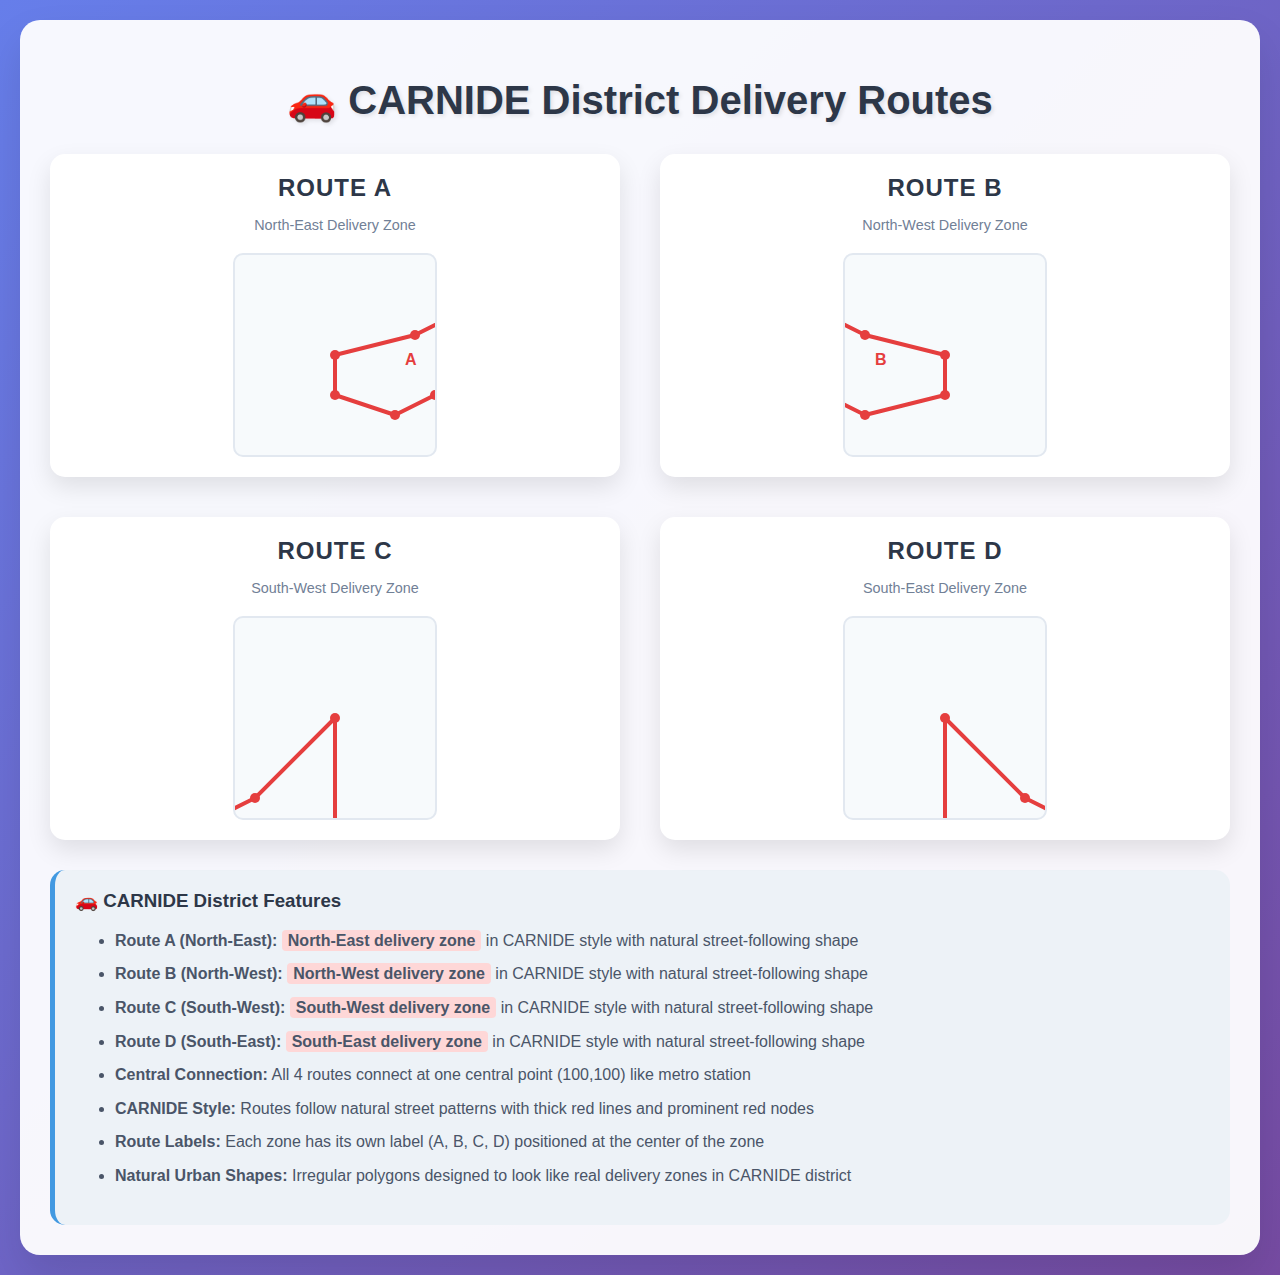
<file: geometric-routes.html>
<!DOCTYPE html>
<html lang="en">
<head>
    <meta charset="UTF-8">
    <meta name="viewport" content="width=device-width, initial-scale=1.0">
    <title>Geometric Routes with Diagonal Lines</title>
    <style>
        body {
            font-family: 'Arial', sans-serif;
            background: linear-gradient(135deg, #667eea 0%, #764ba2 100%);
            margin: 0;
            padding: 20px;
            min-height: 100vh;
        }
        
        .container {
            max-width: 1200px;
            margin: 0 auto;
            background: rgba(255, 255, 255, 0.95);
            border-radius: 20px;
            padding: 30px;
            box-shadow: 0 20px 40px rgba(0, 0, 0, 0.1);
        }
        
        h1 {
            text-align: center;
            color: #2d3748;
            margin-bottom: 30px;
            font-size: 2.5em;
            text-shadow: 2px 2px 4px rgba(0, 0, 0, 0.1);
        }
        
        .routes-grid {
            display: grid;
            grid-template-columns: repeat(2, 1fr);
            gap: 40px;
            margin-top: 30px;
        }
        
        .route-item {
            text-align: center;
            padding: 20px;
            background: white;
            border-radius: 15px;
            box-shadow: 0 10px 25px rgba(0, 0, 0, 0.1);
            transition: transform 0.3s ease, box-shadow 0.3s ease;
        }
        
        .route-item:hover {
            transform: translateY(-5px);
            box-shadow: 0 15px 35px rgba(0, 0, 0, 0.15);
        }
        
        .route-title {
            font-size: 1.5em;
            font-weight: bold;
            color: #2d3748;
            margin-bottom: 15px;
            text-transform: uppercase;
            letter-spacing: 1px;
        }
        
        .route-description {
            color: #718096;
            margin-bottom: 20px;
            font-size: 0.9em;
        }
        
        .svg-container {
            width: 200px;
            height: 200px;
            margin: 0 auto;
            border: 2px solid #e2e8f0;
            border-radius: 10px;
            background: #f7fafc;
        }
        
        .legend {
            background: #edf2f7;
            padding: 20px;
            border-radius: 15px;
            margin-top: 30px;
            border-left: 5px solid #4299e1;
        }
        
        .legend h3 {
            color: #2d3748;
            margin-top: 0;
            margin-bottom: 15px;
        }
        
        .legend ul {
            color: #4a5568;
            line-height: 1.6;
        }
        
        .legend li {
            margin-bottom: 8px;
        }
        
        .highlight {
            background: #fed7d7;
            padding: 2px 6px;
            border-radius: 4px;
            font-weight: bold;
        }
    </style>
</head>
<body>
    <div class="container">
        <h1>🚗 CARNIDE District Delivery Routes</h1>
        
        <div class="routes-grid">
            <!-- Route A: North-East Zone -->
            <div class="route-item">
                <div class="route-title">Route A</div>
                <div class="route-description">North-East Delivery Zone</div>
                <div class="svg-container">
                    <svg width="200" height="200" viewBox="0 0 200 200">
                        <!-- Route A: North-East zone - CARNIDE style -->
                        <polygon 
                            points="100,100 180,80 220,60 240,100 200,140 160,160 100,140" 
                            fill="none" 
                            stroke="#e53e3e" 
                            stroke-width="4"
                            stroke-linejoin="round"
                        />

                        <!-- Route A label -->
                        <text x="170" y="110" font-family="Arial" font-size="16" font-weight="bold" fill="#e53e3e">A</text>
                        <!-- Vertices markers -->
                        <circle cx="100" cy="100" r="5" fill="#e53e3e"/>
                        <circle cx="180" cy="80" r="5" fill="#e53e3e"/>
                        <circle cx="220" cy="60" r="5" fill="#e53e3e"/>
                        <circle cx="240" cy="100" r="5" fill="#e53e3e"/>
                        <circle cx="200" cy="140" r="5" fill="#e53e3e"/>
                        <circle cx="160" cy="160" r="5" fill="#e53e3e"/>
                        <circle cx="100" cy="140" r="5" fill="#e53e3e"/>
                    </svg>
                </div>
            </div>
            
            <!-- Route B: North-West Zone -->
            <div class="route-item">
                <div class="route-title">Route B</div>
                <div class="route-description">North-West Delivery Zone</div>
                <div class="svg-container">
                    <svg width="200" height="200" viewBox="0 0 200 200">
                        <!-- Route B: North-West zone - CARNIDE style -->
                        <polygon 
                            points="100,100 20,80 -20,60 -40,100 -20,140 20,160 100,140" 
                            fill="none" 
                            stroke="#e53e3e" 
                            stroke-width="4"
                            stroke-linejoin="round"
                        />

                        <!-- Route B label -->
                        <text x="30" y="110" font-family="Arial" font-size="16" font-weight="bold" fill="#e53e3e">B</text>
                        <!-- Vertices markers -->
                        <circle cx="100" cy="100" r="5" fill="#e53e3e"/>
                        <circle cx="20" cy="80" r="5" fill="#e53e3e"/>
                        <circle cx="-20" cy="60" r="5" fill="#e53e3e"/>
                        <circle cx="-40" cy="100" r="5" fill="#e53e3e"/>
                        <circle cx="-20" cy="140" r="5" fill="#e53e3e"/>
                        <circle cx="20" cy="160" r="5" fill="#e53e3e"/>
                        <circle cx="100" cy="140" r="5" fill="#e53e3e"/>
                    </svg>
                </div>
            </div>
            
            <!-- Route C: South-West Zone -->
            <div class="route-item">
                <div class="route-title">Route C</div>
                <div class="route-description">South-West Delivery Zone</div>
                <div class="svg-container">
                    <svg width="200" height="200" viewBox="0 0 200 200">
                        <!-- Route C: South-West zone - CARNIDE style -->
                        <polygon 
                            points="100,100 20,180 -20,200 -40,240 -20,280 20,300 100,280" 
                            fill="none" 
                            stroke="#e53e3e" 
                            stroke-width="4"
                            stroke-linejoin="round"
                        />

                        <!-- Route C label -->
                        <text x="30" y="240" font-family="Arial" font-size="16" font-weight="bold" fill="#e53e3e">C</text>
                        <!-- Vertices markers -->
                        <circle cx="100" cy="100" r="5" fill="#e53e3e"/>
                        <circle cx="20" cy="180" r="5" fill="#e53e3e"/>
                        <circle cx="-20" cy="200" r="5" fill="#e53e3e"/>
                        <circle cx="-40" cy="240" r="5" fill="#e53e3e"/>
                        <circle cx="-20" cy="280" r="5" fill="#e53e3e"/>
                        <circle cx="20" cy="300" r="5" fill="#e53e3e"/>
                        <circle cx="100" cy="280" r="5" fill="#e53e3e"/>
                    </svg>
                </div>
            </div>
            
            <!-- Route D: South-East Zone -->
            <div class="route-item">
                <div class="route-title">Route D</div>
                <div class="route-description">South-East Delivery Zone</div>
                <div class="svg-container">
                    <svg width="200" height="200" viewBox="0 0 200 200">
                        <!-- Route D: South-East zone - CARNIDE style -->
                        <polygon 
                            points="100,100 180,180 220,200 240,240 200,280 160,300 100,280" 
                            fill="none" 
                            stroke="#e53e3e" 
                            stroke-width="4"
                            stroke-linejoin="round"
                        />

                        <!-- Route D label -->
                        <text x="170" y="240" font-family="Arial" font-size="16" font-weight="bold" fill="#e53e3e">D</text>
                        <!-- Vertices markers -->
                        <circle cx="100" cy="100" r="5" fill="#e53e3e"/>
                        <circle cx="180" cy="180" r="5" fill="#e53e3e"/>
                        <circle cx="220" cy="200" r="5" fill="#e53e3e"/>
                        <circle cx="240" cy="240" r="5" fill="#e53e3e"/>
                        <circle cx="200" cy="280" r="5" fill="#e53e3e"/>
                        <circle cx="160" cy="300" r="5" fill="#e53e3e"/>
                        <circle cx="100" cy="280" r="5" fill="#e53e3e"/>
                    </svg>
                </div>
            </div>
        </div>
        
        <div class="legend">
            <h3>🚗 CARNIDE District Features</h3>
            <ul>
                <li><strong>Route A (North-East):</strong> <span class="highlight">North-East delivery zone</span> in CARNIDE style with natural street-following shape</li>
                <li><strong>Route B (North-West):</strong> <span class="highlight">North-West delivery zone</span> in CARNIDE style with natural street-following shape</li>
                <li><strong>Route C (South-West):</strong> <span class="highlight">South-West delivery zone</span> in CARNIDE style with natural street-following shape</li>
                <li><strong>Route D (South-East):</strong> <span class="highlight">South-East delivery zone</span> in CARNIDE style with natural street-following shape</li>
                <li><strong>Central Connection:</strong> All 4 routes connect at one central point (100,100) like metro station</li>
                <li><strong>CARNIDE Style:</strong> Routes follow natural street patterns with thick red lines and prominent red nodes</li>
                <li><strong>Route Labels:</strong> Each zone has its own label (A, B, C, D) positioned at the center of the zone</li>
                <li><strong>Natural Urban Shapes:</strong> Irregular polygons designed to look like real delivery zones in CARNIDE district</li>
            </ul>
        </div>
    </div>
</body>
</html>
</file>
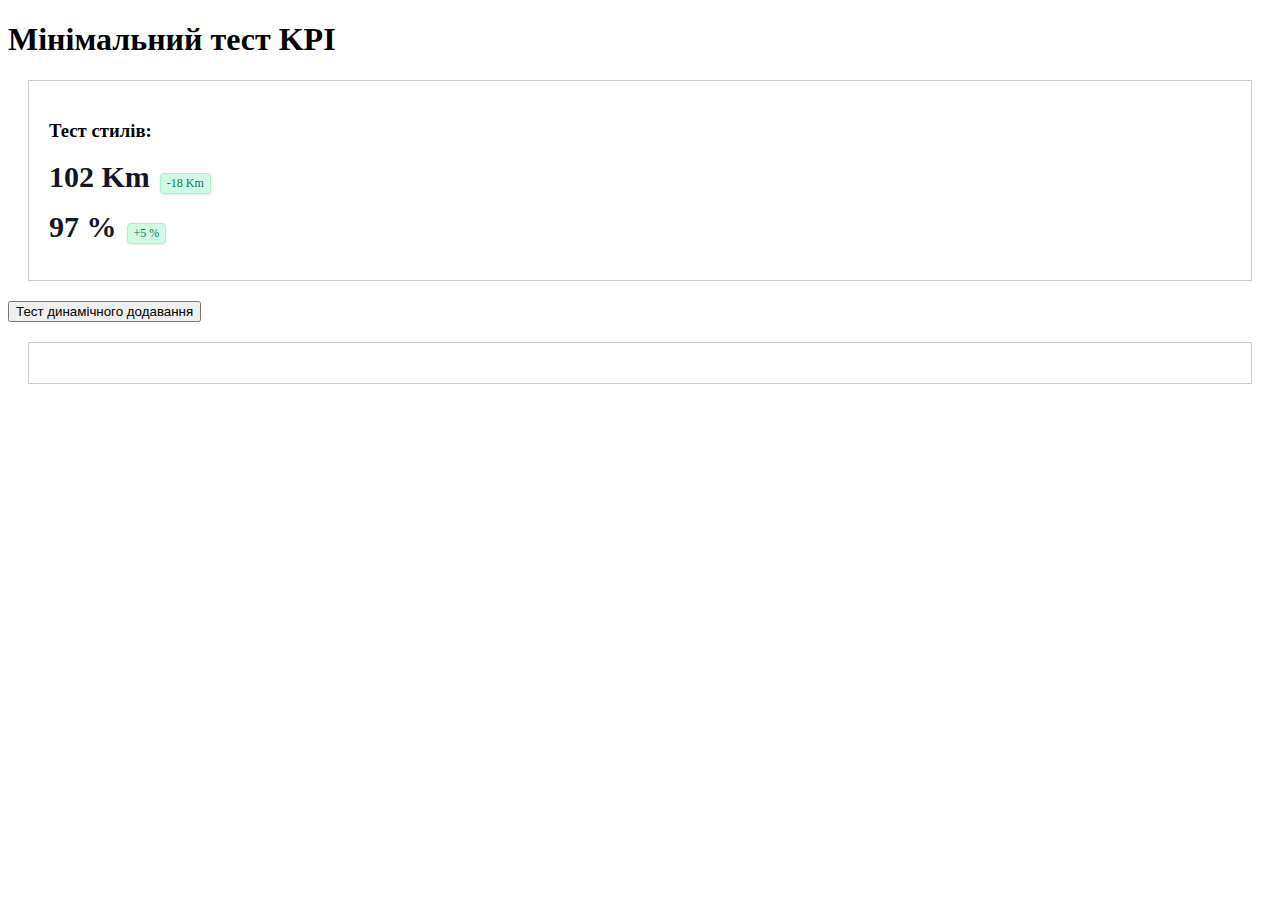
<file: minimal_test.html>
<!DOCTYPE html>
<html>
<head>
    <title>Minimal KPI Test</title>
    <style>
        /* Inline styles for testing */
        .kpi-optimization-pill {
            display: inline-block !important;
            font-size: 0.75rem !important;
            font-weight: 400 !important;
            padding: 2px 6px !important;
            border-radius: 4px !important;
            margin-left: 6px !important;
            color: #047857 !important;
            background-color: #d1fae5 !important;
            border: 1px solid #a7f3d0 !important;
            box-shadow: 0 1px 3px rgba(0, 0, 0, 0.1) !important;
        }
        
        .kpi-main-value {
            font-size: 1.875rem !important;
            font-weight: 700 !important;
            color: #111827 !important;
        }
        
        .text-3xl {
            font-size: 1.875rem !important;
            font-weight: 700 !important;
            color: #111827 !important;
        }
    </style>
</head>
<body>
    <h1>Мінімальний тест KPI</h1>
    
    <div style="margin: 20px; padding: 20px; border: 1px solid #ccc;">
        <h3>Тест стилів:</h3>
        <p>
            <span class="kpi-main-value">102 Km</span>
            <span class="kpi-optimization-pill">-18 Km</span>
        </p>
        <p>
            <span class="text-3xl">97 %</span>
            <span class="kpi-optimization-pill">+5 %</span>
        </p>
    </div>
    
    <button onclick="testDynamic()">Тест динамічного додавання</button>
    <div id="dynamic-result" style="margin: 20px; padding: 20px; border: 1px solid #ccc;"></div>
    
    <script>
        function testDynamic() {
            const result = document.getElementById('dynamic-result');
            result.innerHTML = `
                <h3>Динамічно додано:</h3>
                <p>
                    <span class="kpi-main-value">26 kg</span>
                    <span class="kpi-optimization-pill">-8 kg</span>
                </p>
            `;
        }
    </script>
</body>
</html>
</file>
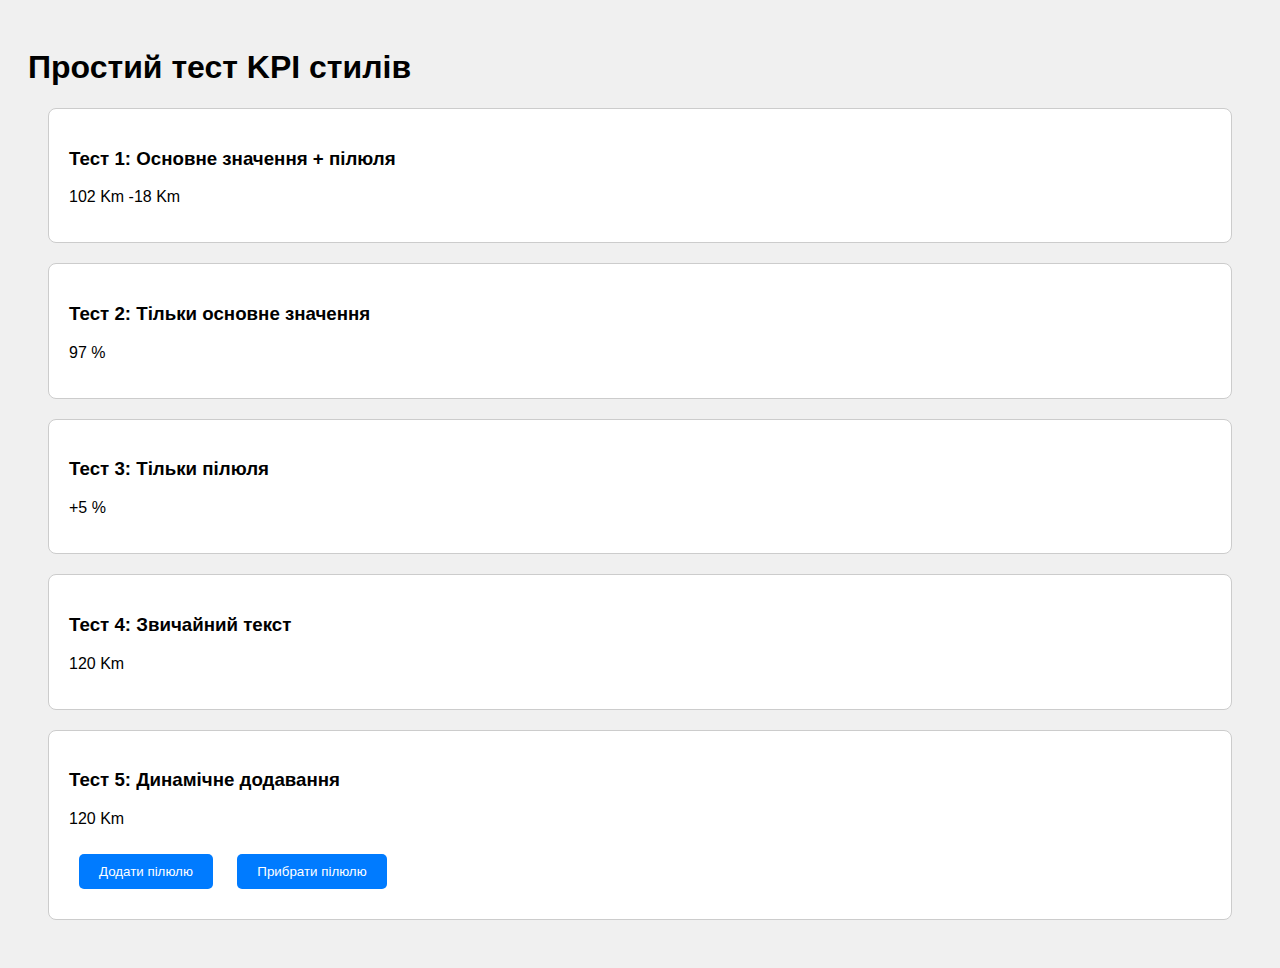
<file: simple_test.html>
<!DOCTYPE html>
<html lang="en">
<head>
    <meta charset="UTF-8">
    <meta name="viewport" content="width=device-width, initial-scale=1.0">
    <title>Simple KPI Test</title>
    <link rel="stylesheet" href="style.css">
    <style>
        body {
            font-family: Arial, sans-serif;
            padding: 20px;
            background-color: #f0f0f0;
        }
        
        .test-card {
            background: white;
            border: 1px solid #ccc;
            padding: 20px;
            margin: 20px;
            border-radius: 8px;
        }
        
        .test-button {
            background: #007bff;
            color: white;
            border: none;
            padding: 10px 20px;
            border-radius: 5px;
            cursor: pointer;
            margin: 10px;
        }
        
        .test-button:hover {
            background: #0056b3;
        }
    </style>
</head>
<body>
    <h1>Простий тест KPI стилів</h1>
    
    <div class="test-card">
        <h3>Тест 1: Основне значення + пілюля</h3>
        <p class="text-3xl font-bold text-gray-900 mt-1">
            <span class="kpi-main-value">102 Km</span>
            <span class="kpi-optimization-pill">-18 Km</span>
        </p>
    </div>
    
    <div class="test-card">
        <h3>Тест 2: Тільки основне значення</h3>
        <p class="text-3xl font-bold text-gray-900 mt-1">
            <span class="kpi-main-value">97 %</span>
        </p>
    </div>
    
    <div class="test-card">
        <h3>Тест 3: Тільки пілюля</h3>
        <p class="text-3xl font-bold text-gray-900 mt-1">
            <span class="kpi-optimization-pill">+5 %</span>
        </p>
    </div>
    
    <div class="test-card">
        <h3>Тест 4: Звичайний текст</h3>
        <p class="text-3xl font-bold text-gray-900 mt-1">120 Km</p>
    </div>
    
    <div class="test-card">
        <h3>Тест 5: Динамічне додавання</h3>
        <p id="dynamic-test" class="text-3xl font-bold text-gray-900 mt-1">120 Km</p>
        <button class="test-button" onclick="addPill()">Додати пілюлю</button>
        <button class="test-button" onclick="removePill()">Прибрати пілюлю</button>
    </div>
    
    <script>
        function addPill() {
            const element = document.getElementById('dynamic-test');
            element.innerHTML = '<span class="kpi-main-value">102 Km</span><span class="kpi-optimization-pill">-18 Km</span>';
        }
        
        function removePill() {
            const element = document.getElementById('dynamic-test');
            element.textContent = '120 Km';
        }
        
        // Log available styles
        console.log('🔍 Checking available styles...');
        console.log('kpi-main-value:', document.querySelector('.kpi-main-value'));
        console.log('kpi-optimization-pill:', document.querySelector('.kpi-optimization-pill'));
        console.log('text-3xl:', document.querySelector('.text-3xl'));
    </script>
</body>
</html>
</file>
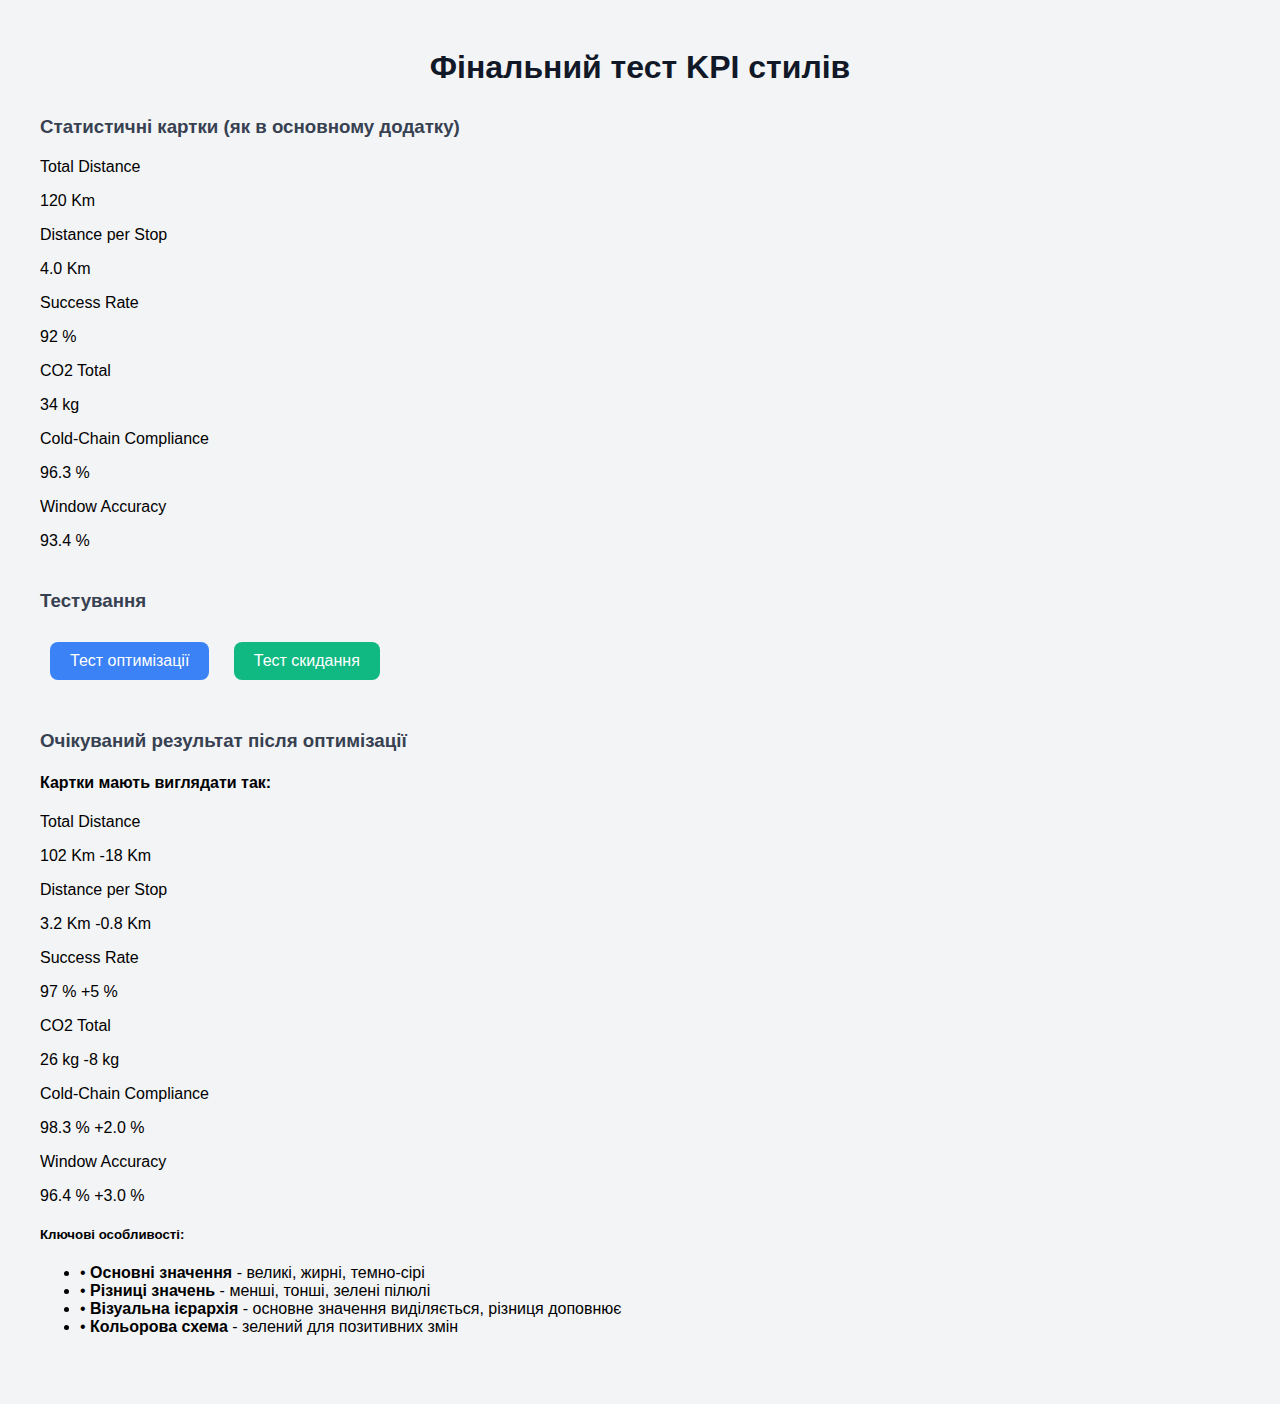
<file: test_final.html>
<!DOCTYPE html>
<html lang="en">
<head>
    <meta charset="UTF-8">
    <meta name="viewport" content="width=device-width, initial-scale=1.0">
    <title>Фінальний тест KPI стилів</title>
    <link rel="stylesheet" href="style.css">
    <style>
        body {
            font-family: -apple-system, BlinkMacSystemFont, 'Segoe UI', Roboto, sans-serif;
            background-color: #f3f4f6;
            padding: 20px;
        }
        
        .test-container {
            max-width: 1200px;
            margin: 0 auto;
        }
        
        .test-title {
            text-align: center;
            margin-bottom: 30px;
            color: #111827;
        }
        
        .test-section {
            margin-bottom: 40px;
        }
        
        .test-section h3 {
            color: #374151;
            margin-bottom: 20px;
        }
        
        .test-button {
            background-color: #3b82f6;
            color: white;
            padding: 10px 20px;
            border: none;
            border-radius: 8px;
            cursor: pointer;
            margin: 10px;
            font-size: 16px;
        }
        
        .test-button:hover {
            background-color: #2563eb;
        }
        
        .test-button.success {
            background-color: #10b981;
        }
        
        .test-button.success:hover {
            background-color: #059669;
        }
    </style>
</head>
<body>
    <div class="test-container">
        <h1 class="test-title">Фінальний тест KPI стилів</h1>
        
        <div class="test-section">
            <h3>Статистичні картки (як в основному додатку)</h3>
            <div class="grid grid-cols-2 md:grid-cols-3 lg:grid-cols-6 gap-4 mb-6">
                <div class="bg-white border border-gray-200 rounded-lg p-4 shadow-sm kpi-card">
                    <p class="text-sm font-medium text-gray-600">Total Distance</p>
                    <p class="text-3xl font-bold text-gray-900 mt-1">120 Km</p>
                </div>
                <div class="bg-white border border-gray-200 rounded-lg p-4 shadow-sm kpi-card">
                    <p class="text-sm font-medium text-gray-600">Distance per Stop</p>
                    <p class="text-3xl font-bold text-gray-900 mt-1">4.0 Km</p>
                </div>
                <div class="bg-white border border-gray-200 rounded-lg p-4 shadow-sm kpi-card">
                    <p class="text-sm font-medium text-gray-600">Success Rate</p>
                    <p class="text-3xl font-bold text-gray-900 mt-1">92 %</p>
                </div>
                <div class="bg-white border border-gray-200 rounded-lg p-4 shadow-sm kpi-card">
                    <p class="text-sm font-medium text-gray-600">CO2 Total</p>
                    <p class="text-3xl font-bold text-gray-900 mt-1">34 kg</p>
                </div>
                <div class="bg-white border border-gray-200 rounded-lg p-4 shadow-sm kpi-card">
                    <p class="text-sm font-medium text-gray-600">Cold-Chain Compliance</p>
                    <p class="text-3xl font-bold text-gray-900 mt-1">96.3 %</p>
                </div>
                <div class="bg-white border border-gray-200 rounded-lg p-4 shadow-sm kpi-card">
                    <p class="text-sm font-medium text-gray-600">Window Accuracy</p>
                    <p class="text-3xl font-bold text-gray-900 mt-1">93.4 %</p>
                </div>
            </div>
        </div>
        
        <div class="test-section">
            <h3>Тестування</h3>
            <button class="test-button" onclick="testOptimization()">Тест оптимізації</button>
            <button class="test-button success" onclick="testReset()">Тест скидання</button>
        </div>
        
        <div class="test-section">
            <h3>Очікуваний результат після оптимізації</h3>
            <div class="bg-white border border-gray-200 rounded-lg p-6 shadow-sm">
                <h4 class="font-semibold mb-4">Картки мають виглядати так:</h4>
                <div class="grid grid-cols-2 md:grid-cols-3 lg:grid-cols-6 gap-4 mb-6">
                    <div class="bg-white border border-gray-200 rounded-lg p-4 shadow-sm">
                        <p class="text-sm font-medium text-gray-600">Total Distance</p>
                        <p class="text-3xl font-bold text-gray-900 mt-1">
                            <span class="kpi-main-value">102 Km</span>
                            <span class="kpi-optimization-pill">-18 Km</span>
                        </p>
                    </div>
                    <div class="bg-white border border-gray-200 rounded-lg p-4 shadow-sm">
                        <p class="text-sm font-medium text-gray-600">Distance per Stop</p>
                        <p class="text-3xl font-bold text-gray-900 mt-1">
                            <span class="kpi-main-value">3.2 Km</span>
                            <span class="kpi-optimization-pill">-0.8 Km</span>
                        </p>
                    </div>
                    <div class="bg-white border border-gray-200 rounded-lg p-4 shadow-sm">
                        <p class="text-sm font-medium text-gray-600">Success Rate</p>
                        <p class="text-3xl font-bold text-gray-900 mt-1">
                            <span class="kpi-main-value">97 %</span>
                            <span class="kpi-optimization-pill">+5 %</span>
                        </p>
                    </div>
                    <div class="bg-white border border-gray-200 rounded-lg p-4 shadow-sm">
                        <p class="text-sm font-medium text-gray-600">CO2 Total</p>
                        <p class="text-3xl font-bold text-gray-900 mt-1">
                            <span class="kpi-main-value">26 kg</span>
                            <span class="kpi-optimization-pill">-8 kg</span>
                        </p>
                    </div>
                    <div class="bg-white border border-gray-200 rounded-lg p-4 shadow-sm">
                        <p class="text-sm font-medium text-gray-600">Cold-Chain Compliance</p>
                        <p class="text-3xl font-bold text-gray-900 mt-1">
                            <span class="kpi-main-value">98.3 %</span>
                            <span class="kpi-optimization-pill">+2.0 %</span>
                        </p>
                    </div>
                    <div class="bg-white border border-gray-200 rounded-lg p-4 shadow-sm">
                        <p class="text-sm font-medium text-gray-600">Window Accuracy</p>
                        <p class="text-3xl font-bold text-gray-900 mt-1">
                            <span class="kpi-main-value">96.4 %</span>
                            <span class="kpi-optimization-pill">+3.0 %</span>
                        </p>
                    </div>
                </div>
                
                <div class="bg-gray-50 p-4 rounded-lg">
                    <h5 class="font-semibold mb-2">Ключові особливості:</h5>
                    <ul class="text-sm space-y-1">
                        <li>• <strong>Основні значення</strong> - великі, жирні, темно-сірі</li>
                        <li>• <strong>Різниці значень</strong> - менші, тонші, зелені пілюлі</li>
                        <li>• <strong>Візуальна ієрархія</strong> - основне значення виділяється, різниця доповнює</li>
                        <li>• <strong>Кольорова схема</strong> - зелений для позитивних змін</li>
                    </ul>
                </div>
            </div>
        </div>
    </div>

    <script>
        function testOptimization() {
            console.log('🧪 Testing optimization...');
            
            const cards = document.querySelectorAll('.kpi-card');
            console.log(`Found ${cards.length} cards`);
            
            if (cards.length === 0) {
                alert('Картки не знайдено!');
                return;
            }
            
            // Simulate the updateStatisticsCards function
            // Card 1: Total Distance
            const distanceCard = cards[0];
            if (distanceCard) {
                const distanceValue = distanceCard.querySelector('.text-3xl');
                if (distanceValue) {
                    distanceValue.innerHTML = '<span class="kpi-main-value">102 Km</span>';
                    
                    const pill = document.createElement('span');
                    pill.className = 'kpi-optimization-pill';
                    pill.textContent = '-18 Km';
                    distanceValue.appendChild(pill);
                }
            }
            
            // Card 2: Distance per Stop
            const distancePerStopCard = cards[1];
            if (distancePerStopCard) {
                const distancePerStopValue = distancePerStopCard.querySelector('.text-3xl');
                if (distancePerStopValue) {
                    distancePerStopValue.innerHTML = '<span class="kpi-main-value">3.2 Km</span>';
                    
                    const pill = document.createElement('span');
                    pill.className = 'kpi-optimization-pill';
                    pill.textContent = '-0.8 Km';
                    distancePerStopValue.appendChild(pill);
                }
            }
            
            // Card 3: Success Rate
            const successRateCard = cards[2];
            if (successRateCard) {
                const successRateValue = successRateCard.querySelector('.text-3xl');
                if (successRateValue) {
                    successRateValue.innerHTML = '<span class="kpi-main-value">97 %</span>';
                    
                    const pill = document.createElement('span');
                    pill.className = 'kpi-optimization-pill';
                    pill.textContent = '+5 %';
                    distanceValue.appendChild(pill);
                }
            }
            
            // Card 4: CO2 Total
            const co2Card = cards[3];
            if (co2Card) {
                const co2Value = co2Card.querySelector('.text-3xl');
                if (co2Value) {
                    co2Value.innerHTML = '<span class="kpi-main-value">26 kg</span>';
                    
                    const pill = document.createElement('span');
                    pill.className = 'kpi-optimization-pill';
                    pill.textContent = '-8 kg';
                    co2Value.appendChild(pill);
                }
            }
            
            // Card 5: Cold-Chain Compliance
            const coldChainCard = cards[4];
            if (coldChainCard) {
                const coldChainValue = coldChainCard.querySelector('.text-3xl');
                if (coldChainValue) {
                    coldChainValue.innerHTML = '<span class="kpi-main-value">98.3 %</span>';
                    
                    const pill = document.createElement('span');
                    pill.className = 'kpi-optimization-pill';
                    pill.textContent = '+2.0 %';
                    coldChainValue.appendChild(pill);
                }
            }
            
            // Card 6: Window Accuracy
            const windowAccuracyCard = cards[5];
            if (windowAccuracyCard) {
                const windowAccuracyValue = windowAccuracyCard.querySelector('.text-3xl');
                if (windowAccuracyValue) {
                    windowAccuracyValue.innerHTML = '<span class="kpi-main-value">96.4 %</span>';
                    
                    const pill = document.createElement('span');
                    pill.className = 'kpi-optimization-pill';
                    pill.textContent = '+3.0 %';
                    windowAccuracyValue.appendChild(pill);
                }
            }
            
            console.log('✅ Optimization test completed!');
            alert('Оптимізація застосована! Перевірте картки.');
        }
        
        function testReset() {
            console.log('🔄 Testing reset...');
            
            const cards = document.querySelectorAll('.kpi-card');
            
            // Reset all cards
            cards[0].querySelector('.text-3xl').textContent = '120 Km';
            cards[1].querySelector('.text-3xl').textContent = '4.0 Km';
            cards[2].querySelector('.text-3xl').textContent = '92 %';
            cards[3].querySelector('.text-3xl').textContent = '34 kg';
            cards[4].querySelector('.text-3xl').textContent = '96.3 %';
            cards[5].querySelector('.text-3xl').textContent = '93.4 %';
            
            // Remove all pills
            document.querySelectorAll('.kpi-optimization-pill').forEach(pill => pill.remove());
            
            console.log('✅ Reset test completed!');
            alert('Скидання завершено! Картки повернулися до початкового стану.');
        }
        
        // Log available styles on load
        window.addEventListener('load', () => {
            console.log('🔍 Checking available styles...');
            console.log('kpi-main-value:', document.querySelector('.kpi-main-value'));
            console.log('kpi-optimization-pill:', document.querySelector('.kpi-optimization-pill'));
            console.log('text-3xl:', document.querySelector('.text-3xl'));
        });
    </script>
</body>
</html>
</file>
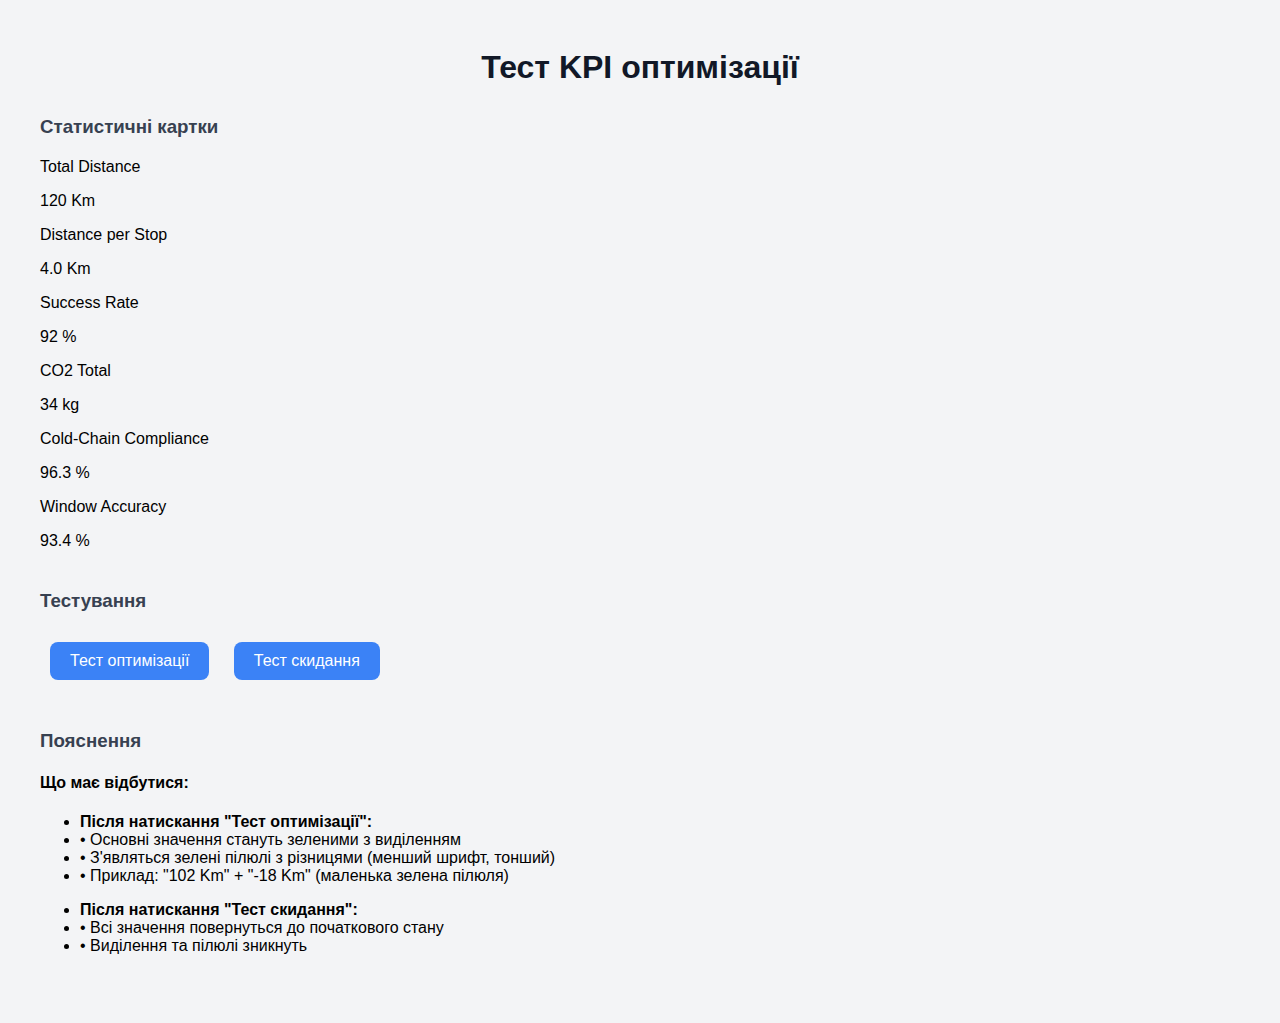
<file: test_kpi.html>
<!DOCTYPE html>
<html lang="en">
<head>
    <meta charset="UTF-8">
    <meta name="viewport" content="width=device-width, initial-scale=1.0">
    <title>KPI Optimization Test</title>
    <link rel="stylesheet" href="style.css">
    <style>
        body {
            font-family: -apple-system, BlinkMacSystemFont, 'Segoe UI', Roboto, sans-serif;
            background-color: #f3f4f6;
            padding: 20px;
        }
        
        .test-container {
            max-width: 1200px;
            margin: 0 auto;
        }
        
        .test-title {
            text-align: center;
            margin-bottom: 30px;
            color: #111827;
        }
        
        .test-section {
            margin-bottom: 40px;
        }
        
        .test-section h3 {
            color: #374151;
            margin-bottom: 20px;
        }
        
        .test-button {
            background-color: #3b82f6;
            color: white;
            padding: 10px 20px;
            border: none;
            border-radius: 8px;
            cursor: pointer;
            margin: 10px;
            font-size: 16px;
        }
        
        .test-button:hover {
            background-color: #2563eb;
        }
    </style>
</head>
<body>
    <div class="test-container">
        <h1 class="test-title">Тест KPI оптимізації</h1>
        
        <div class="test-section">
            <h3>Статистичні картки</h3>
            <div class="grid grid-cols-2 md:grid-cols-3 lg:grid-cols-6 gap-4 mb-6">
                <div class="bg-white border border-gray-200 rounded-lg p-4 shadow-sm kpi-card">
                    <p class="text-sm font-medium text-gray-600">Total Distance</p>
                    <p class="text-3xl font-bold text-gray-900 mt-1">120 Km</p>
                </div>
                <div class="bg-white border border-gray-200 rounded-lg p-4 shadow-sm kpi-card">
                    <p class="text-sm font-medium text-gray-600">Distance per Stop</p>
                    <p class="text-3xl font-bold text-gray-900 mt-1">4.0 Km</p>
                </div>
                <div class="bg-white border border-gray-200 rounded-lg p-4 shadow-sm kpi-card">
                    <p class="text-sm font-medium text-gray-600">Success Rate</p>
                    <p class="text-3xl font-bold text-gray-900 mt-1">92 %</p>
                </div>
                <div class="bg-white border border-gray-200 rounded-lg p-4 shadow-sm kpi-card">
                    <p class="text-sm font-medium text-gray-600">CO2 Total</p>
                    <p class="text-3xl font-bold text-gray-900 mt-1">34 kg</p>
                </div>
                <div class="bg-white border border-gray-200 rounded-lg p-4 shadow-sm kpi-card">
                    <p class="text-sm font-medium text-gray-600">Cold-Chain Compliance</p>
                    <p class="text-3xl font-bold text-gray-900 mt-1">96.3 %</p>
                </div>
                <div class="bg-white border border-gray-200 rounded-lg p-4 shadow-sm kpi-card">
                    <p class="text-sm font-medium text-gray-600">Window Accuracy</p>
                    <p class="text-3xl font-bold text-gray-900 mt-1">93.4 %</p>
                </div>
            </div>
        </div>
        
        <div class="test-section">
            <h3>Тестування</h3>
            <button class="test-button" onclick="testOptimization()">Тест оптимізації</button>
            <button class="test-button" onclick="testReset()">Тест скидання</button>
        </div>
        
        <div class="test-section">
            <h3>Пояснення</h3>
            <div class="bg-white border border-gray-200 rounded-lg p-6 shadow-sm">
                <h4 class="font-semibold mb-4">Що має відбутися:</h4>
                <ul class="space-y-2 text-sm">
                    <li><strong>Після натискання "Тест оптимізації":</strong></li>
                    <li>• Основні значення стануть зеленими з виділенням</li>
                    <li>• З'являться зелені пілюлі з різницями (менший шрифт, тонший)</li>
                    <li>• Приклад: "102 Km" + "-18 Km" (маленька зелена пілюля)</li>
                </ul>
                <ul class="space-y-2 text-sm mt-4">
                    <li><strong>Після натискання "Тест скидання":</strong></li>
                    <li>• Всі значення повернуться до початкового стану</li>
                    <li>• Виділення та пілюлі зникнуть</li>
                </ul>
            </div>
        </div>
    </div>

    <script>
        function testOptimization() {
            console.log('🧪 Testing optimization...');
            
            const cards = document.querySelectorAll('.kpi-card');
            console.log(`Found ${cards.length} cards`);
            
            if (cards.length === 0) {
                alert('Картки не знайдено!');
                return;
            }
            
            // Card 1: Total Distance
            const distanceCard = cards[0];
            if (distanceCard) {
                const distanceValue = distanceCard.querySelector('.text-3xl');
                if (distanceValue) {
                    distanceValue.innerHTML = '<span class="kpi-main-value">102 Km</span>';
                    
                    const pill = document.createElement('span');
                    pill.className = 'kpi-optimization-pill';
                    pill.textContent = '-18 Km';
                    distanceValue.appendChild(pill);
                }
            }
            
            // Card 2: Distance per Stop
            const distancePerStopCard = cards[1];
            if (distancePerStopCard) {
                const distancePerStopValue = distancePerStopCard.querySelector('.text-3xl');
                if (distancePerStopValue) {
                    distancePerStopValue.innerHTML = '<span class="kpi-main-value">3.2 Km</span>';
                    
                    const pill = document.createElement('span');
                    pill.className = 'kpi-optimization-pill';
                    pill.textContent = '-0.8 Km';
                    distancePerStopValue.appendChild(pill);
                }
            }
            
            // Card 3: Success Rate
            const successRateCard = cards[2];
            if (successRateCard) {
                const successRateValue = successRateCard.querySelector('.text-3xl');
                if (successRateValue) {
                    successRateValue.innerHTML = '<span class="kpi-main-value">97 %</span>';
                    
                    const pill = document.createElement('span');
                    pill.className = 'kpi-optimization-pill';
                    pill.textContent = '+5 %';
                    successRateValue.appendChild(pill);
                }
            }
            
            // Card 4: CO2 Total
            const co2Card = cards[3];
            if (co2Card) {
                const co2Value = co2Card.querySelector('.text-3xl');
                if (co2Value) {
                    co2Value.innerHTML = '<span class="kpi-main-value">26 kg</span>';
                    
                    const pill = document.createElement('span');
                    pill.className = 'kpi-optimization-pill';
                    pill.textContent = '-8 kg';
                    co2Value.appendChild(pill);
                }
            }
            
            // Card 5: Cold-Chain Compliance
            const coldChainCard = cards[4];
            if (coldChainCard) {
                const coldChainValue = coldChainCard.querySelector('.text-3xl');
                if (coldChainValue) {
                    coldChainValue.innerHTML = '<span class="kpi-main-value">98.3 %</span>';
                    
                    const pill = document.createElement('span');
                    pill.className = 'kpi-optimization-pill';
                    pill.textContent = '+2.0 %';
                    coldChainValue.appendChild(pill);
                }
            }
            
            // Card 6: Window Accuracy
            const windowAccuracyCard = cards[5];
            if (windowAccuracyCard) {
                const windowAccuracyValue = windowAccuracyCard.querySelector('.text-3xl');
                if (windowAccuracyValue) {
                    windowAccuracyValue.innerHTML = '<span class="kpi-main-value">96.4 %</span>';
                    
                    const pill = document.createElement('span');
                    pill.className = 'kpi-optimization-pill';
                    pill.textContent = '+3.0 %';
                    windowAccuracyValue.appendChild(pill);
                }
            }
            
            console.log('✅ Optimization test completed!');
            alert('Оптимізація застосована! Перевірте картки.');
        }
        
        function testReset() {
            console.log('🔄 Testing reset...');
            
            const cards = document.querySelectorAll('.kpi-card');
            
            // Reset all cards
            cards[0].querySelector('.text-3xl').textContent = '120 Km';
            cards[1].querySelector('.text-3xl').textContent = '4.0 Km';
            cards[2].querySelector('.text-3xl').textContent = '92 %';
            cards[3].querySelector('.text-3xl').textContent = '34 kg';
            cards[4].querySelector('.text-3xl').textContent = '96.3 %';
            cards[5].querySelector('.text-3xl').textContent = '93.4 %';
            
            // Remove all pills
            document.querySelectorAll('.kpi-optimization-pill').forEach(pill => pill.remove());
            
            console.log('✅ Reset test completed!');
            alert('Скидання завершено! Картки повернулися до початкового стану.');
        }
    </script>
</body>
</html>
</file>
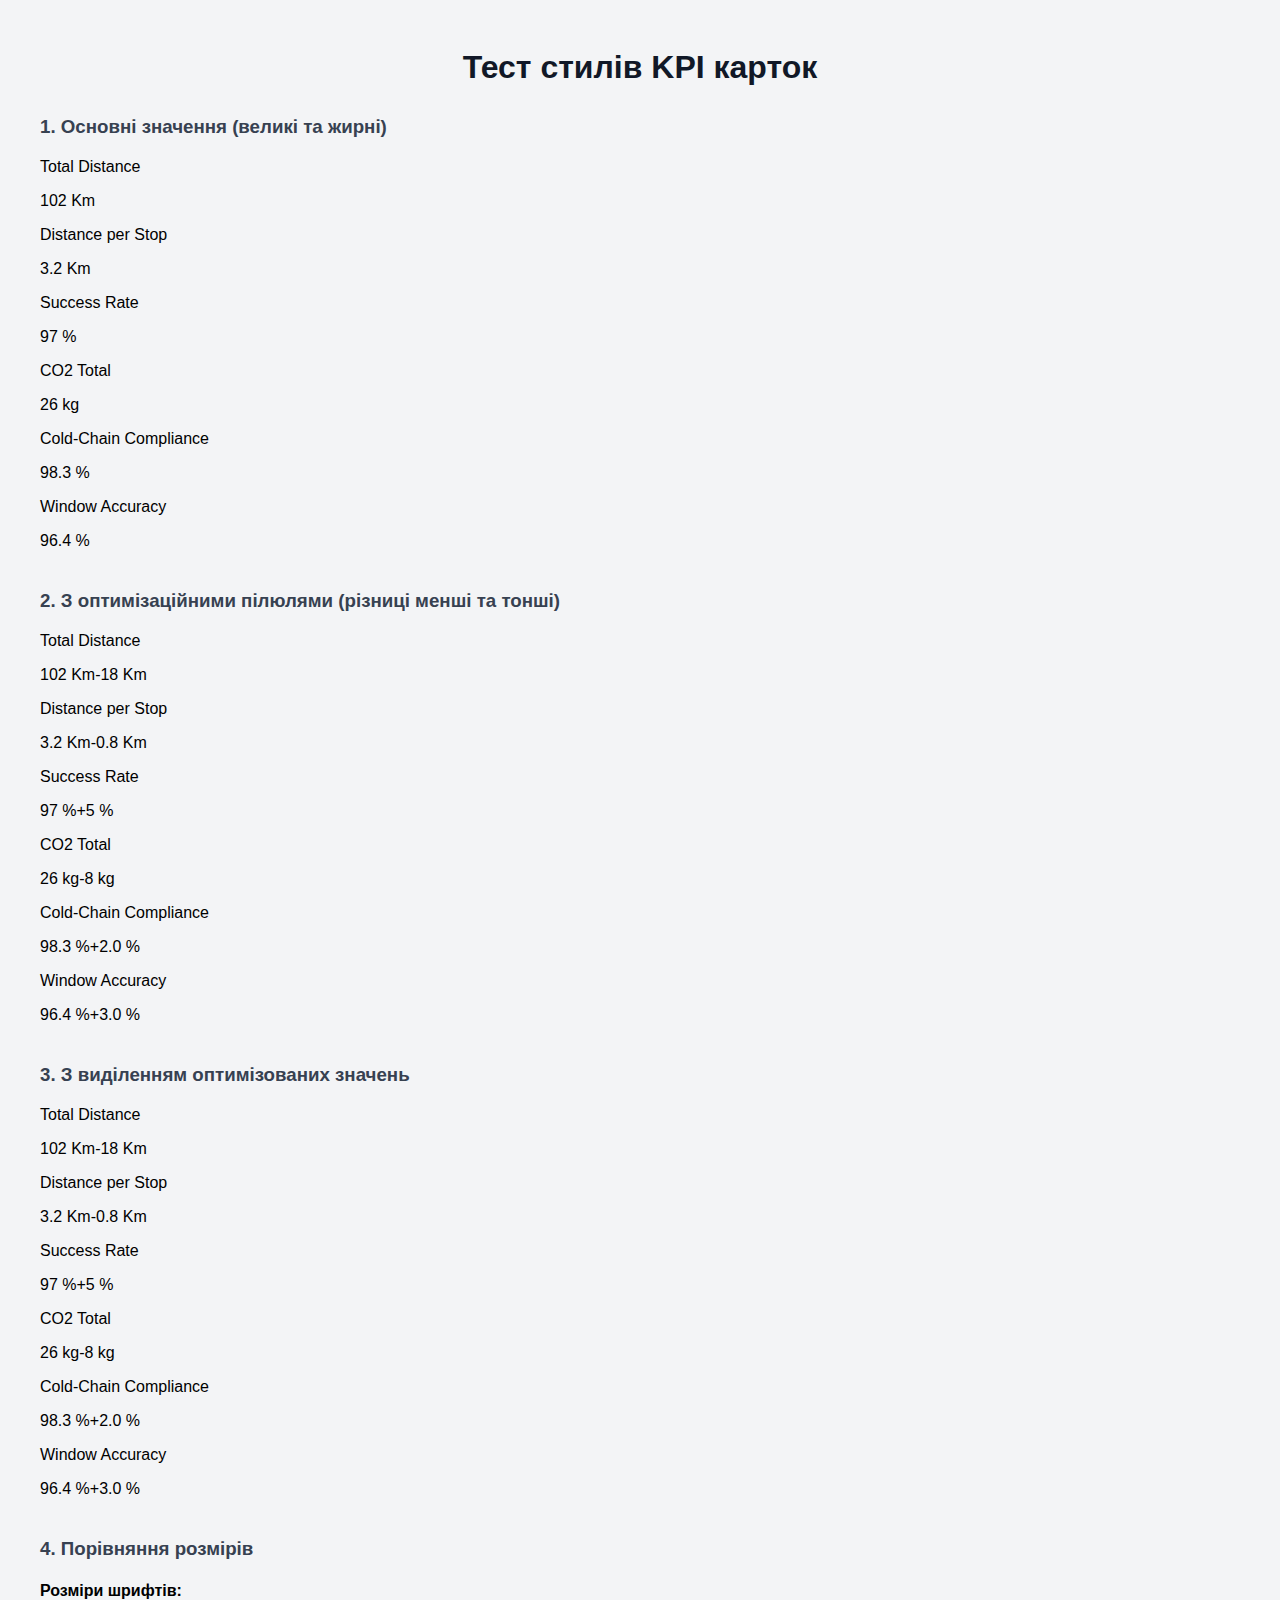
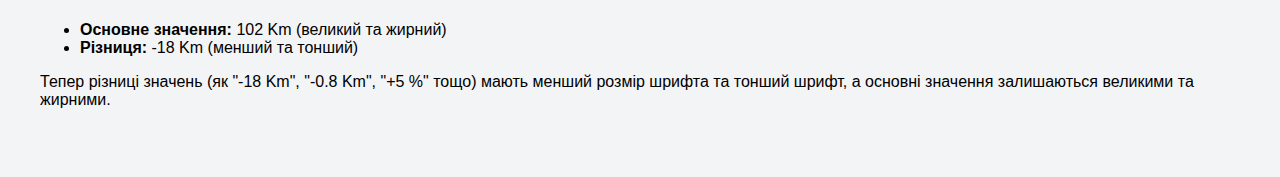
<file: test_styles.html>
<!DOCTYPE html>
<html lang="en">
<head>
    <meta charset="UTF-8">
    <meta name="viewport" content="width=device-width, initial-scale=1.0">
    <title>KPI Card Styling Test</title>
    <link rel="stylesheet" href="style.css">
    <style>
        body {
            font-family: -apple-system, BlinkMacSystemFont, 'Segoe UI', Roboto, sans-serif;
            background-color: #f3f4f6;
            padding: 20px;
        }
        
        .test-container {
            max-width: 1200px;
            margin: 0 auto;
        }
        
        .test-title {
            text-align: center;
            margin-bottom: 30px;
            color: #111827;
        }
        
        .test-section {
            margin-bottom: 40px;
        }
        
        .test-section h3 {
            color: #374151;
            margin-bottom: 20px;
        }
    </style>
</head>
<body>
    <div class="test-container">
        <h1 class="test-title">Тест стилів KPI карток</h1>
        
        <div class="test-section">
            <h3>1. Основні значення (великі та жирні)</h3>
            <div class="grid grid-cols-2 md:grid-cols-3 lg:grid-cols-6 gap-4 mb-6">
                <div class="bg-white border border-gray-200 rounded-lg p-4 shadow-sm">
                    <p class="text-sm text-gray-600 mb-1">Total Distance</p>
                    <p class="text-3xl font-bold text-gray-900 mt-1">102 Km</p>
                </div>
                <div class="bg-white border border-gray-200 rounded-lg p-4 shadow-sm">
                    <p class="text-sm text-gray-600 mb-1">Distance per Stop</p>
                    <p class="text-3xl font-bold text-gray-900 mt-1">3.2 Km</p>
                </div>
                <div class="bg-white border border-gray-200 rounded-lg p-4 shadow-sm">
                    <p class="text-sm text-gray-600 mb-1">Success Rate</p>
                    <p class="text-3xl font-bold text-gray-900 mt-1">97 %</p>
                </div>
                <div class="bg-white border border-gray-200 rounded-lg p-4 shadow-sm">
                    <p class="text-sm text-gray-600 mb-1">CO2 Total</p>
                    <p class="text-3xl font-bold text-gray-900 mt-1">26 kg</p>
                </div>
                <div class="bg-white border border-gray-200 rounded-lg p-4 shadow-sm">
                    <p class="text-sm text-gray-600 mb-1">Cold-Chain Compliance</p>
                    <p class="text-3xl font-bold text-gray-900 mt-1">98.3 %</p>
                </div>
                <div class="bg-white border border-gray-200 rounded-lg p-4 shadow-sm">
                    <p class="text-sm text-gray-600 mb-1">Window Accuracy</p>
                    <p class="text-3xl font-bold text-gray-900 mt-1">96.4 %</p>
                </div>
            </div>
        </div>
        
        <div class="test-section">
            <h3>2. З оптимізаційними пілюлями (різниці менші та тонші)</h3>
            <div class="grid grid-cols-2 md:grid-cols-3 lg:grid-cols-6 gap-4 mb-6">
                <div class="bg-white border border-gray-200 rounded-lg p-4 shadow-sm">
                    <p class="text-sm text-gray-600 mb-1">Total Distance</p>
                    <p class="text-3xl font-bold text-gray-900 mt-1">102 Km<span class="kpi-optimization-pill">-18 Km</span></p>
                </div>
                <div class="bg-white border border-gray-200 rounded-lg p-4 shadow-sm">
                    <p class="text-sm text-gray-600 mb-1">Distance per Stop</p>
                    <p class="text-3xl font-bold text-gray-900 mt-1">3.2 Km<span class="kpi-optimization-pill">-0.8 Km</span></p>
                </div>
                <div class="bg-white border border-gray-200 rounded-lg p-4 shadow-sm">
                    <p class="text-sm text-gray-600 mb-1">Success Rate</p>
                    <p class="text-3xl font-bold text-gray-900 mt-1">97 %<span class="kpi-optimization-pill">+5 %</span></p>
                </div>
                <div class="bg-white border border-gray-200 rounded-lg p-4 shadow-sm">
                    <p class="text-sm text-gray-600 mb-1">CO2 Total</p>
                    <p class="text-3xl font-bold text-gray-900 mt-1">26 kg<span class="kpi-optimization-pill">-8 kg</span></p>
                </div>
                <div class="bg-white border border-gray-200 rounded-lg p-4 shadow-sm">
                    <p class="text-sm text-gray-600 mb-1">Cold-Chain Compliance</p>
                    <p class="text-3xl font-bold text-gray-900 mt-1">98.3 %<span class="kpi-optimization-pill">+2.0 %</span></p>
                </div>
                <div class="bg-white border border-gray-200 rounded-lg p-4 shadow-sm">
                    <p class="text-sm text-gray-600 mb-1">Window Accuracy</p>
                    <p class="text-3xl font-bold text-gray-900 mt-1">96.4 %<span class="kpi-optimization-pill">+3.0 %</span></p>
                </div>
            </div>
        </div>
        
        <div class="test-section">
            <h3>3. З виділенням оптимізованих значень</h3>
            <div class="grid grid-cols-2 md:grid-cols-3 lg:grid-cols-6 gap-4 mb-6">
                <div class="bg-white border border-gray-200 rounded-lg p-4 shadow-sm">
                    <p class="text-sm text-gray-600 mb-1">Total Distance</p>
                    <p class="text-3xl font-bold text-gray-900 mt-1"><span class="kpi-main-value">102 Km</span><span class="kpi-optimization-pill">-18 Km</span></p>
                </div>
                <div class="bg-white border border-gray-200 rounded-lg p-4 shadow-sm">
                    <p class="text-sm text-gray-600 mb-1">Distance per Stop</p>
                    <p class="text-3xl font-bold text-gray-900 mt-1"><span class="kpi-main-value">3.2 Km</span><span class="kpi-optimization-pill">-0.8 Km</span></p>
                </div>
                <div class="bg-white border border-gray-200 rounded-lg p-4 shadow-sm">
                    <p class="text-sm text-gray-600 mb-1">Success Rate</p>
                    <p class="text-3xl font-bold text-gray-900 mt-1"><span class="kpi-main-value">97 %</span><span class="kpi-optimization-pill">+5 %</span></p>
                </div>
                <div class="bg-white border border-gray-200 rounded-lg p-4 shadow-sm">
                    <p class="text-sm text-gray-600 mb-1">CO2 Total</p>
                    <p class="text-3xl font-bold text-gray-900 mt-1"><span class="kpi-main-value">26 kg</span><span class="kpi-optimization-pill">-8 kg</span></p>
                </div>
                <div class="bg-white border border-gray-200 rounded-lg p-4 shadow-sm">
                    <p class="text-sm text-gray-600 mb-1">Cold-Chain Compliance</p>
                    <p class="text-3xl font-bold text-gray-900 mt-1"><span class="kpi-main-value">98.3 %</span><span class="kpi-optimization-pill">+2.0 %</span></p>
                </div>
                <div class="bg-white border border-gray-200 rounded-lg p-4 shadow-sm">
                    <p class="text-sm text-gray-600 mb-1">Window Accuracy</p>
                    <p class="text-3xl font-bold text-gray-900 mt-1"><span class="kpi-main-value">96.4 %</span><span class="kpi-optimization-pill">+3.0 %</span></p>
                </div>
            </div>
        </div>
        
        <div class="test-section">
            <h3>4. Порівняння розмірів</h3>
            <div class="bg-white border border-gray-200 rounded-lg p-6 shadow-sm">
                <h4 class="font-semibold mb-4">Розміри шрифтів:</h4>
                <ul class="space-y-2 text-sm">
                    <li><strong>Основне значення:</strong> <span class="text-3xl font-bold text-gray-900">102 Km</span> (великий та жирний)</li>
                    <li><strong>Різниця:</strong> <span class="kpi-optimization-pill">-18 Km</span> (менший та тонший)</li>
                </ul>
                <div class="mt-4 p-4 bg-gray-50 rounded">
                    <p class="text-sm text-gray-600">Тепер різниці значень (як "-18 Km", "-0.8 Km", "+5 %" тощо) мають менший розмір шрифта та тонший шрифт, а основні значення залишаються великими та жирними.</p>
                </div>
            </div>
        </div>
    </div>
</body>
</html>
</file>
<file: style.css>
/* Position marker styles for numbered route positions */
.position-marker {
    background: transparent;
    border: none;
}

.position-dot {
    position: relative;
    display: flex;
    align-items: center;
    justify-content: center;
    cursor: pointer;
}

.position-number {
    width: 24px;
    height: 24px;
    background: #2563eb;
    color: white;
    border-radius: 50%;
    display: flex;
    align-items: center;
    justify-content: center;
    font-size: 11px;
    font-weight: bold;
    border: 2px solid white;
    box-shadow: 0 2px 4px rgba(0, 0, 0, 0.2);
    transition: all 0.2s ease;
    z-index: 1000;
}

.position-number:hover {
    transform: scale(1.2);
    box-shadow: 0 4px 8px rgba(0, 0, 0, 0.3);
    background: #1d4ed8;
}

.position-number.hover {
    transform: scale(1.1);
    background: #1d4ed8;
}

/* Position info popup styles */
.position-info-popup .leaflet-popup-content-wrapper {
    border-radius: 12px;
    box-shadow: 0 10px 25px rgba(0, 0, 0, 0.15);
    border: 1px solid #e5e7eb;
}

.position-info-popup .leaflet-popup-content {
    margin: 0;
    font-family: -apple-system, BlinkMacSystemFont, 'Segoe UI', Roboto, sans-serif;
    line-height: 1.5;
}

.position-info-popup .leaflet-popup-tip {
    background: white;
    border: 1px solid #e5e7eb;
    border-top: none;
    border-left: none;
}

/* Popup button styles */
.position-info-popup button {
    transition: all 0.2s ease;
}

.position-info-popup button:hover {
    transform: translateY(-1px);
}

/* Timeline position highlighting */
.timeline-stop-card.ring-2 {
    transition: all 0.3s ease;
    transform: scale(1.02);
    animation: highlight-pulse 2s ease-in-out infinite;
}

.timeline-stop-card.ring-2:hover {
    transform: scale(1.03);
}

@keyframes highlight-pulse {
    0%, 100% { 
        box-shadow: 0 0 0 0 rgba(59, 130, 246, 0.7);
    }
    50% { 
        box-shadow: 0 0 0 8px rgba(59, 130, 246, 0);
    }
}

/* Route dot hover effects */
.leaflet-interactive {
    cursor: pointer;
    transition: all 0.2s ease;
}

.leaflet-interactive:hover {
    filter: brightness(1.2);
    transform: scale(1.1);
}

/* Position highlighting animation */
.position-number.highlighted {
    animation: position-highlight 1.5s ease-in-out infinite;
}

@keyframes position-highlight {
    0%, 100% { 
        transform: scale(1);
        background: #2563eb;
    }
    50% { 
        transform: scale(1.3);
        background: #fbbf24;
    }
}
</file>
